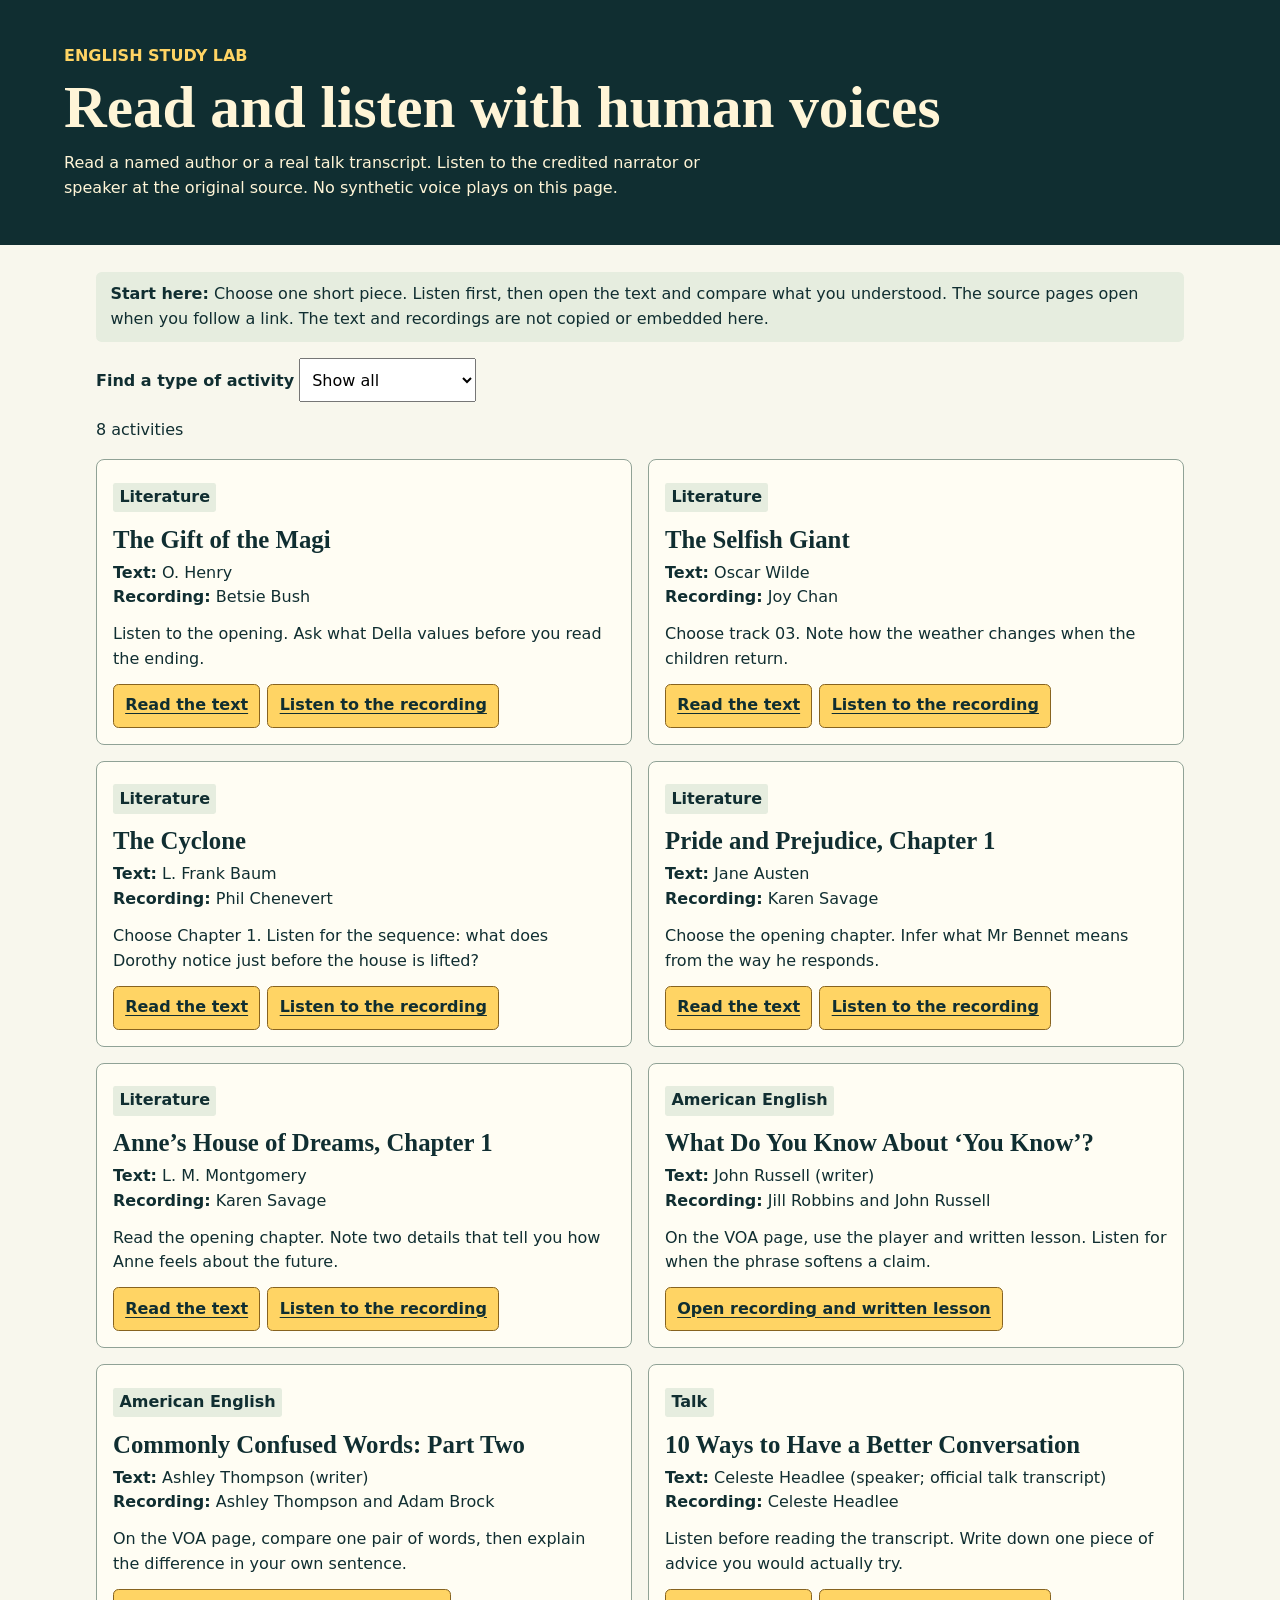
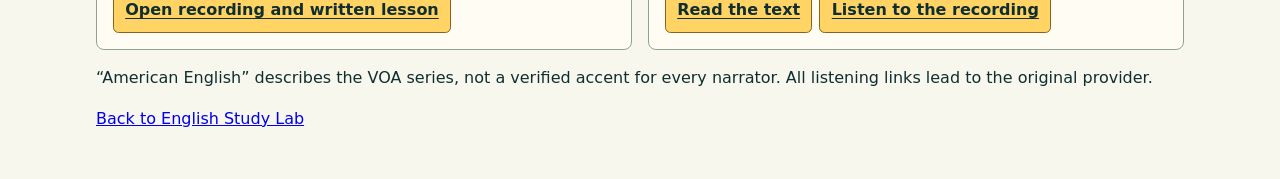
<file: book-overlay/human-reading/index.html>
<!doctype html><html lang="en"><meta charset="utf-8"><meta name="viewport" content="width=device-width,initial-scale=1"><title>English Study Lab | Read and listen with human voices</title>
<style>
*{box-sizing:border-box}:root{--ink:#102e31;--paper:#f8f7ed;--gold:#ffd464;--sage:#e6eddf;background:var(--paper);color:var(--ink);font:1rem/1.55 system-ui,sans-serif}body{margin:0}header{background:var(--ink);color:#fff5d7;padding:2.5rem max(1rem,5vw)}header p{max-width:64ch;margin:.25rem 0}header strong{color:var(--gold)}main{width:min(92vw,68rem);margin:1.7rem auto 3rem}h1,h2{font-family:Georgia,serif;line-height:1.15}h1{font-size:clamp(2rem,6vw,3.7rem);margin:.2rem 0 .65rem}h2{margin:.1rem 0 .4rem;font-size:1.55rem}.grid{display:grid;grid-template-columns:repeat(auto-fit,minmax(min(100%,25rem),1fr));gap:1rem}article{background:#fffdf3;border:1px solid #90a296;border-radius:.5rem;padding:1rem}article p{margin:.4rem 0 .75rem}.tag{display:inline-block;padding:.15rem .4rem;border-radius:.15rem;background:var(--sage);font-weight:700}.actions{display:flex;flex-wrap:wrap;gap:.45rem}.actions a{display:inline-flex;align-items:center;min-height:44px;border:1px solid #87631f;border-radius:.35rem;background:var(--gold);padding:.35rem .7rem;color:var(--ink);font-weight:750;text-underline-offset:.18em}a:focus-visible,select:focus-visible{outline:3px solid #8a5a09;outline-offset:3px}label{font-weight:700}select{min-height:44px;padding:.3rem .5rem;font:inherit}p.note{background:var(--sage);border-radius:.35rem;padding:.65rem .9rem}[hidden]{display:none!important}
</style><header><p><strong>ENGLISH STUDY LAB</strong></p><h1>Read and listen with human voices</h1><p>Read a named author or a real talk transcript. Listen to the credited narrator or speaker at the original source. No synthetic voice plays on this page.</p></header><main>
<p class="note"><strong>Start here:</strong> Choose one short piece. Listen first, then open the text and compare what you understood. The source pages open when you follow a link. The text and recordings are not copied or embedded here.</p>
<label for="type">Find a type of activity</label> <select id="type"><option value="">Show all</option><option>Literature</option><option>American English</option><option>Talk</option></select><p id="count" role="status">8 activities</p>
<div class="grid"><article data-group="Literature"><p class="tag">Literature</p><h2>The Gift of the Magi</h2><p><strong>Text:</strong> O. Henry<br><strong>Recording:</strong> Betsie Bush</p><p>Listen to the opening. Ask what Della values before you read the ending.</p><div class="actions"><a href="https://www.gutenberg.org/cache/epub/7256/pg7256-images.html">Read the text</a><a href="https://librivox.org/the-gift-of-the-magi-by-o-henry/">Listen to the recording</a></div></article><article data-group="Literature"><p class="tag">Literature</p><h2>The Selfish Giant</h2><p><strong>Text:</strong> Oscar Wilde<br><strong>Recording:</strong> Joy Chan</p><p>Choose track 03. Note how the weather changes when the children return.</p><div class="actions"><a href="https://www.gutenberg.org/cache/epub/902/pg902-images.html">Read the text</a><a href="https://librivox.org/the-happy-prince-and-other-tales-by-oscar-wilde/">Listen to the recording</a></div></article><article data-group="Literature"><p class="tag">Literature</p><h2>The Cyclone</h2><p><strong>Text:</strong> L. Frank Baum<br><strong>Recording:</strong> Phil Chenevert</p><p>Choose Chapter 1. Listen for the sequence: what does Dorothy notice just before the house is lifted?</p><div class="actions"><a href="https://www.gutenberg.org/cache/epub/55/pg55-images.html">Read the text</a><a href="https://librivox.org/the-wonderful-wizard-of-oz-solo-version-2-by-l-frank-baum/">Listen to the recording</a></div></article><article data-group="Literature"><p class="tag">Literature</p><h2>Pride and Prejudice, Chapter 1</h2><p><strong>Text:</strong> Jane Austen<br><strong>Recording:</strong> Karen Savage</p><p>Choose the opening chapter. Infer what Mr Bennet means from the way he responds.</p><div class="actions"><a href="https://www.gutenberg.org/cache/epub/1342/pg1342-images.html">Read the text</a><a href="https://librivox.org/pride-and-prejudice-by-jane-austen-2/">Listen to the recording</a></div></article><article data-group="Literature"><p class="tag">Literature</p><h2>Anne’s House of Dreams, Chapter 1</h2><p><strong>Text:</strong> L. M. Montgomery<br><strong>Recording:</strong> Karen Savage</p><p>Read the opening chapter. Note two details that tell you how Anne feels about the future.</p><div class="actions"><a href="https://www.gutenberg.org/cache/epub/544/pg544-images.html">Read the text</a><a href="https://librivox.org/annes-house-of-dreams-by-lucy-maud-montgomery-version-2/">Listen to the recording</a></div></article><article data-group="American English"><p class="tag">American English</p><h2>What Do You Know About ‘You Know’?</h2><p><strong>Text:</strong> John Russell (writer)<br><strong>Recording:</strong> Jill Robbins and John Russell</p><p>On the VOA page, use the player and written lesson. Listen for when the phrase softens a claim.</p><div class="actions"><a href="https://learningenglish.voanews.com/a/everyday-grammar-you-know/4162343.html">Open recording and written lesson</a></div></article><article data-group="American English"><p class="tag">American English</p><h2>Commonly Confused Words: Part Two</h2><p><strong>Text:</strong> Ashley Thompson (writer)<br><strong>Recording:</strong> Ashley Thompson and Adam Brock</p><p>On the VOA page, compare one pair of words, then explain the difference in your own sentence.</p><div class="actions"><a href="https://learningenglish.voanews.com/a/everyday-grammar-commonly-confused-words-part-two/3307049.html">Open recording and written lesson</a></div></article><article data-group="Talk"><p class="tag">Talk</p><h2>10 Ways to Have a Better Conversation</h2><p><strong>Text:</strong> Celeste Headlee (speaker; official talk transcript)<br><strong>Recording:</strong> Celeste Headlee</p><p>Listen before reading the transcript. Write down one piece of advice you would actually try.</p><div class="actions"><a href="https://www.ted.com/talks/celeste_headlee_10_ways_to_have_a_better_conversation?view=transcript">Read the text</a><a href="https://www.ted.com/talks/celeste_headlee_10_ways_to_have_a_better_conversation">Listen to the recording</a></div></article></div><p>“American English” describes the VOA series, not a verified accent for every narrator. All listening links lead to the original provider.</p><p><a href="../">Back to English Study Lab</a></p></main>
<script>
const s=document.getElementById('type'), cards=[...document.querySelectorAll('[data-group]')];
s.addEventListener('change',()=>{let n=0;for(const c of cards){c.hidden=!!s.value&&c.dataset.group!==s.value;if(!c.hidden)n++;}document.getElementById('count').textContent=n+(n===1?' activity':' activities');});
</script></html>
</file>
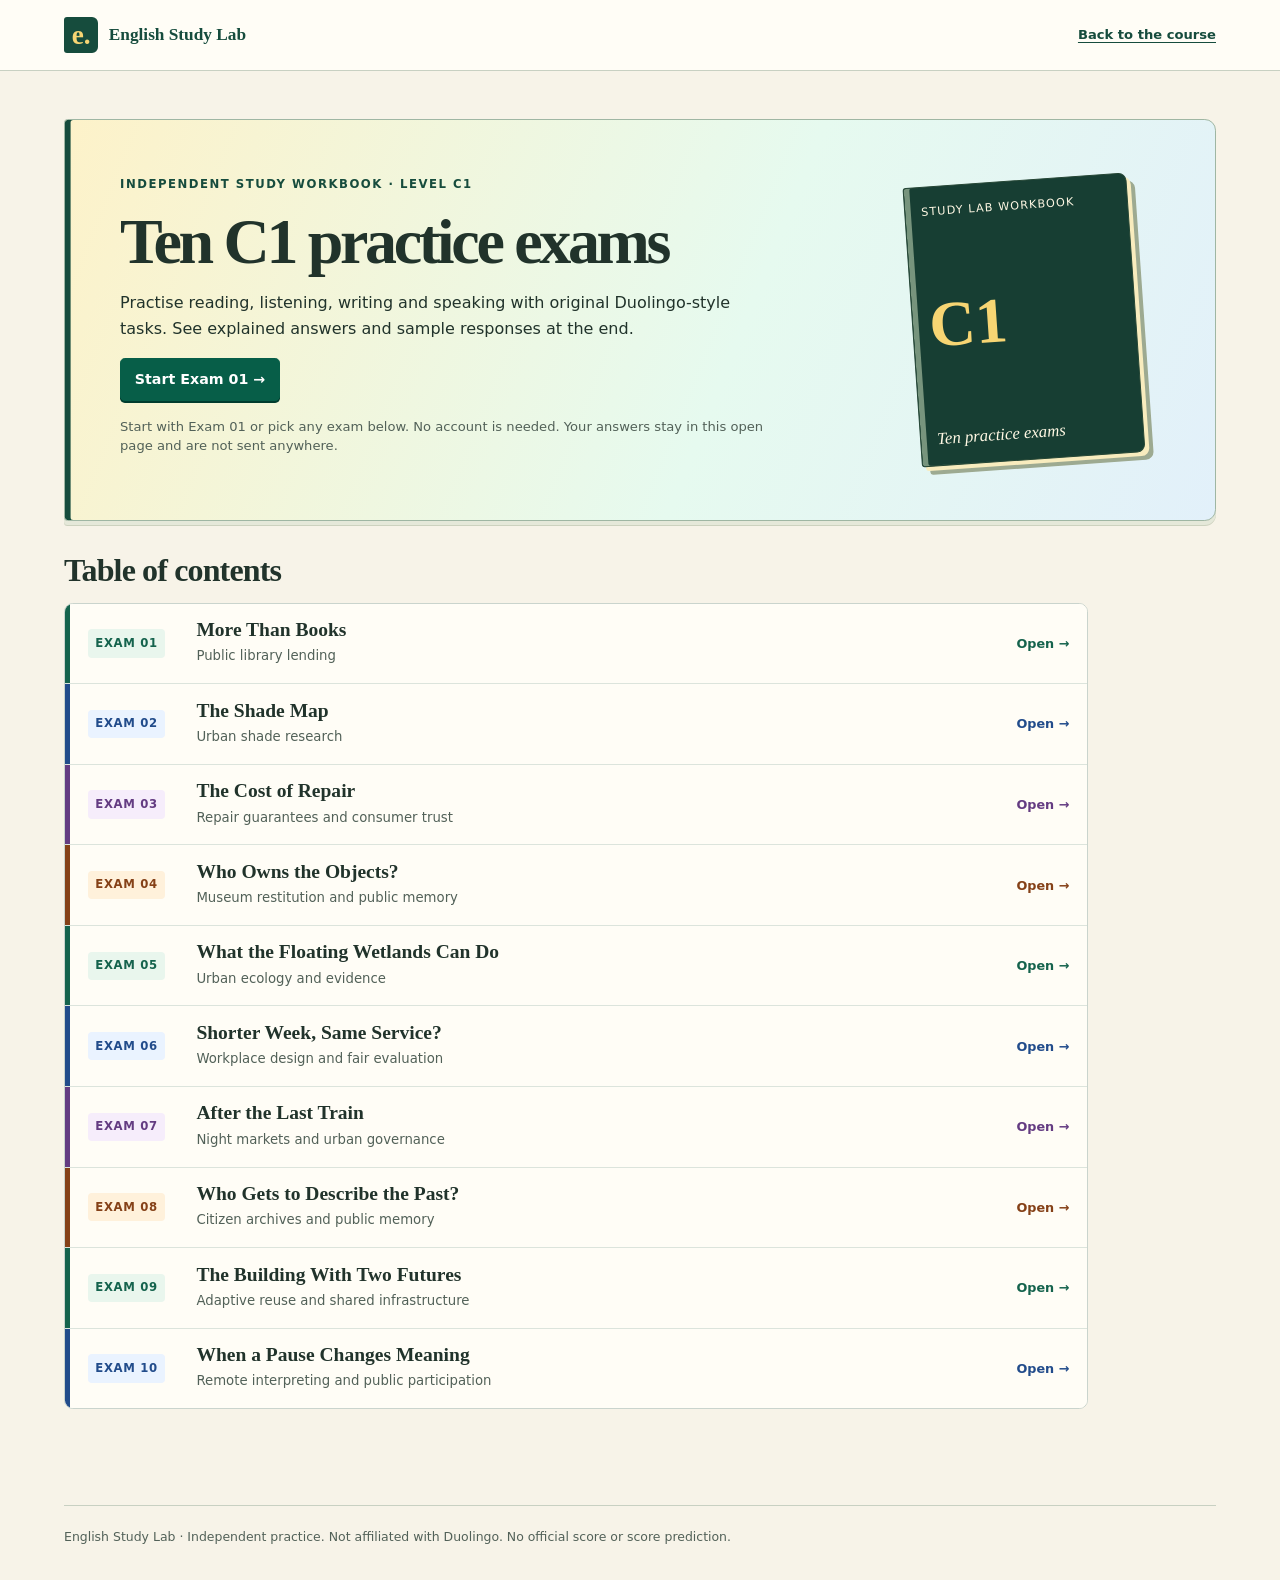
<file: book-overlay/practice/index.html>
<!doctype html>
<html lang="en">
<head>
  <meta charset="utf-8">
  <meta name="viewport" content="width=device-width, initial-scale=1">
  <meta name="color-scheme" content="light">
  <meta name="theme-color" content="#173e33">
  <meta name="description" content="Ten original C1 English practice exams with explained answers and writing and speaking models.">
  <title>C1 Practice Exams | English Study Lab</title>
  <link rel="stylesheet" href="./practice.css">
  <script defer src="./practice.js"></script>
</head>
<body>
  <a class="skip" href="#main">Skip to content</a>
  <header class="masthead">
    <div class="wrap masthead-inner">
      <a class="brand" href="../"><span class="mark" aria-hidden="true">e.</span> English Study Lab</a>
      <a class="home" href="../">Back to the course</a>
    </div>
  </header>
  <main id="main" class="wrap" tabindex="-1">
    <div id="app"><p role="status">Loading practice exams…</p></div>
    <noscript><p>Enable JavaScript to open and score the practice exams.</p></noscript>
  </main>
  <footer class="wrap site-footer">English Study Lab · Independent practice. Not affiliated with Duolingo. No official score or score prediction.</footer>
</body>
</html>
</file>
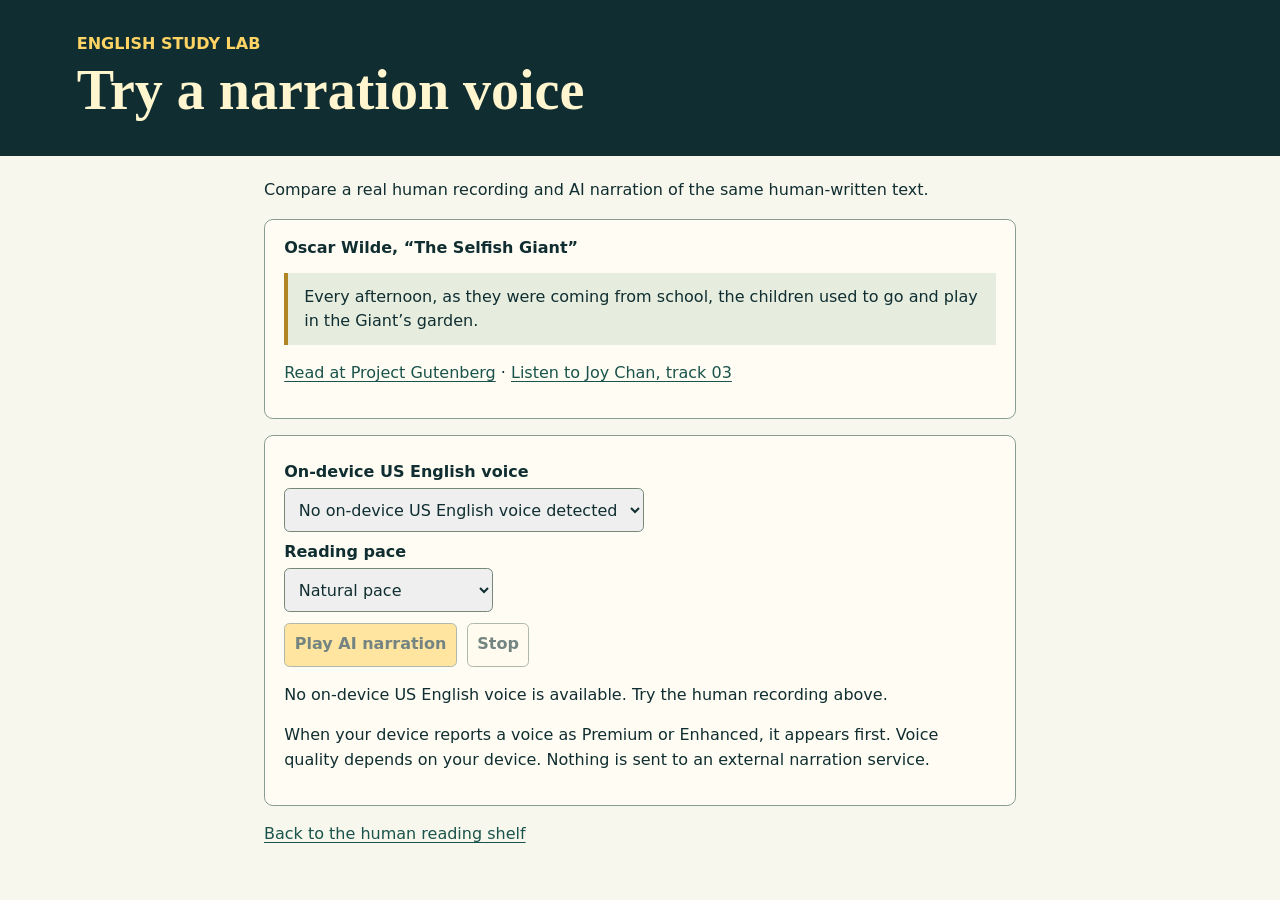
<file: book-overlay/human-reading/voice/index.html>
<!doctype html>
<html lang="en"><meta charset="utf-8"><meta name="viewport" content="width=device-width,initial-scale=1">
<title>English Study Lab | Try a narration voice</title>
<style>
*{box-sizing:border-box}:root{background:#f8f7ed;color:#102e31;font:1rem/1.55 system-ui,sans-serif}body{margin:0}header{background:#102e31;color:#fff5ce;padding:2rem max(1rem,6vw)}h1{font:700 clamp(2.15rem,6vw,3.5rem)/1.08 Georgia,serif;margin:.2rem 0}header p{color:#ffd464;font-weight:700;margin:0}main{width:min(92vw,47rem);margin:1.4rem auto 3rem}section{border:1px solid #879d91;border-radius:.55rem;background:#fffdf3;padding:1rem 1.2rem;margin:1rem 0}blockquote{margin:.8rem 0;padding:.7rem 1rem;background:#e6eddf;border-left:4px solid #b08525}label{display:block;margin:.5rem 0 .2rem;font-weight:700}select,button{font:inherit;color:#102e31;border-radius:.35rem;border:1px solid #74897a;min-height:44px;padding:.35rem .6rem;max-width:100%}button{background:#ffd464;font-weight:700}button+button{background:#fffbec}button:disabled{opacity:.58}a{color:#19534b;text-underline-offset:.2em}:focus-visible{outline:3px solid #895900;outline-offset:4px}.row{display:flex;gap:.6rem;flex-wrap:wrap;margin:.65rem 0}
</style>
<header><p>ENGLISH STUDY LAB</p><h1>Try a narration voice</h1></header>
<main>
<p>Compare a real human recording and AI narration of the same human-written text.</p>
<section aria-label="Reading">
<strong>Oscar Wilde, “The Selfish Giant”</strong>
<blockquote>Every afternoon, as they were coming from school, the children used to go and play in the Giant’s garden.</blockquote>
<p><a href="https://www.gutenberg.org/cache/epub/902/pg902-images.html">Read at Project Gutenberg</a> · <a href="https://librivox.org/the-happy-prince-and-other-tales-by-oscar-wilde/">Listen to Joy Chan, track 03</a></p>
</section>
<section aria-label="AI narration">
<label for="voice">On-device US English voice</label>
<select id="voice"><option value="">Checking installed voices…</option></select>
<label for="pace">Reading pace</label><select id="pace"><option value="0.94">Natural pace</option><option value="0.84">Slower practice pace</option></select>
<div class="row"><button id="play" type="button" disabled>Play AI narration</button><button id="stop" type="button" disabled>Stop</button></div>
<p id="status" role="status">Checking for installed US English voices. Names are shown as your device provides them.</p>
<p>When your device reports a voice as Premium or Enhanced, it appears first. Voice quality depends on your device. Nothing is sent to an external narration service.</p>
</section><p><a href="../">Back to the human reading shelf</a></p></main>
<script>
(() => {
const ss=window.speechSynthesis, by=id=>document.getElementById(id), dropdown=by('voice'), play=by('play'), stop=by('stop'), status=by('status');
const passage='Every afternoon, as they were coming from school, the children used to go and play in the Giant’s garden.';
let voices=[], serial=0, current;
const priority = name => /premium|enhanced|natural|neural|studio/i.test(name) ? 1 : 0;
function refresh(){
 const old=dropdown.value;voices=ss?.getVoices().filter(v=>v.localService && /^en[-_]US$/i.test(v.lang)).sort((a,b)=>priority(b.name)-priority(a.name)||a.name.localeCompare(b.name))??[];
 dropdown.replaceChildren();
 if(!voices.length){dropdown.add(new Option('No on-device US English voice detected',''));play.disabled=true;status.textContent='No on-device US English voice is available. Try the human recording above.';return;}
 for(const v of voices)dropdown.add(new Option(v.name,v.voiceURI));
 if(voices.some(v=>v.voiceURI===old))dropdown.value=old;
 play.disabled=false;status.textContent='Choose a voice, then select Play. No voice starts automatically.';
}
play.addEventListener('click',()=>{
 const v=voices.find(o=>o.voiceURI===dropdown.value); if(!v)return;
 const id=++serial; ss.cancel();
 current=new SpeechSynthesisUtterance(passage);current.voice=v;current.lang='en-US';current.rate=Number(by('pace').value);
 current.onstart=()=>{if(id===serial){status.textContent='Playing AI narration: '+v.name;stop.disabled=false;}};
 current.onend=()=>{if(id===serial){status.textContent='Finished.';stop.disabled=true;}};
 current.onerror=()=>{if(id===serial){status.textContent='This voice could not play. Choose another voice or the human recording.';stop.disabled=true;}};
 ss.speak(current);
});
stop.addEventListener('click',()=>{serial++;ss.cancel();stop.disabled=true;status.textContent='Stopped.';});
if(ss)ss.addEventListener('voiceschanged',refresh);
refresh();
})()
</script></html>
</file>
<file: book-overlay/practice/practice.css>
:root{color-scheme:light;--ink:#21332b;--pine:#164c3d;--deep:#173e33;--muted:#526158;--paper:#f7f3e8;--blank:#fffdf6;--rule:#c8d0c2;--gold:#f7d573;--accent:#deeadc;--red:#822c2c;--serif:Georgia,"Times New Roman",serif;font:1rem/1.65 system-ui,-apple-system,"Segoe UI",sans-serif;color:var(--ink);background:var(--paper)}*{box-sizing:border-box}
body{margin:0;min-width:0}a{color:var(--pine)}button,input,select,textarea{font:inherit}button{cursor:pointer}button:disabled{cursor:not-allowed;opacity:.55}button,a,input,select,textarea{touch-action:manipulation}
:focus-visible{outline:3px solid #227657;outline-offset:3px}.skip{position:absolute;left:1rem;top:-10rem;z-index:10;background:var(--blank);padding:.5rem}.skip:focus{top:.5rem}
.wrap{width:min(100% - 2rem,72rem);margin-inline:auto}.masthead{background:var(--blank);border-bottom:1px solid var(--rule)}.masthead-inner{min-height:4.4rem;display:flex;align-items:center;justify-content:space-between;gap:1rem}.brand{font:700 1.08rem var(--serif);display:flex;gap:.65rem;align-items:center;text-decoration:none}.mark{display:grid;place-items:center;border-radius:3px 6px 6px 3px;background:var(--pine);color:var(--gold);width:2.15rem;height:2.25rem;font:700 1.7rem/1 var(--serif)}.home{font-size:.82rem;font-weight:650;text-underline-offset:.2rem}.site-footer{padding:1.3rem 0 2rem;font-size:.78rem;color:var(--muted);border-top:1px solid var(--rule);margin-top:3rem}
#main{min-height:55vh;padding-block:clamp(1.4rem,4vw,3rem)}h1,h2,h3{font-family:var(--serif);line-height:1.12;margin:0 0 .75rem;overflow-wrap:anywhere}h1{font-size:clamp(2rem,5vw,4.5rem);letter-spacing:-.052em}h2{font-size:clamp(1.35rem,3vw,2rem);letter-spacing:-.027em}h3{font-size:1.16rem}p{margin:.4rem 0 .9rem;overflow-wrap:anywhere}.eyebrow{font-size:.73rem;font-weight:800;letter-spacing:.13em;text-transform:uppercase;color:var(--pine);display:block;margin-bottom:.7rem}
.hero{display:grid;grid-template-columns:1fr minmax(9rem,17rem);gap:2rem;align-items:center;padding:clamp(1.4rem,4.3vw,4rem);border:1px solid #9fb6a3;border-radius:.22rem .7rem .7rem .22rem;background:linear-gradient(105deg,#eeefdc,#e5ecda);box-shadow:inset .35rem 0 var(--pine),0 4px #e5e8d9,0 5px #cdd2bf}
.hero p{max-width:41rem}.cover{align-self:center;justify-self:center;width:min(100%,14rem);aspect-ratio:4/5;display:grid;align-content:space-between;padding:1rem;border:1px solid #254635;border-radius:.2rem .5rem .5rem .2rem;background:var(--deep);color:#fff8e4;box-shadow:inset .35rem 0 #77947d,4px 4px #f8ecbe,8px 8px #9daa91;transform:rotate(-4deg)}.cover strong{font:700 clamp(2rem,5vw,4rem)/1 var(--serif);color:var(--gold)}.cover span{font-size:.7rem;letter-spacing:.1em;text-transform:uppercase}.cover em{font:italic 1.05rem var(--serif)}
.directory-title{margin:2rem 0 .85rem}.directory{display:grid;grid-template-columns:repeat(3,minmax(0,1fr));gap:.85rem}.exam-card{display:grid;position:relative;gap:.35rem;align-content:start;min-width:0;padding:1.1rem 1.15rem;border:1px solid var(--rule);border-left:4px solid #59967f;border-radius:4px;background:var(--blank);text-decoration:none;color:var(--ink)}.exam-card:hover{background:#f3f5e9;border-color:#769480}.exam-card strong{display:block;font:700 1.22rem/1.25 var(--serif);overflow-wrap:anywhere}.exam-card small{font-size:.83rem;color:var(--muted);overflow-wrap:anywhere}.exam-card .eyebrow{margin:0}.card-open{font-size:.8rem;color:var(--pine);font-weight:700;margin-top:.35rem}.card-open::after{content:" →"}
.toplink{display:inline-block;margin-bottom:.8rem;font-size:.85rem;font-weight:700;text-decoration:none}.toplink:hover{text-decoration:underline}.exam-head{border-bottom:1px solid var(--rule);padding-bottom:.8rem;margin-bottom:1rem}.exam-head h1{font-size:clamp(1.9rem,4vw,3.7rem)}.exam-head .eyebrow{margin-bottom:.4rem}.theme,.muted{color:var(--muted)}.workspace{display:grid;grid-template-columns:13.5rem minmax(0,1fr);align-items:start;gap:1.15rem}.steps{padding:.6rem;background:#edf0e1;border:1px solid var(--rule);border-radius:.4rem;display:grid;gap:.35rem}.steps button{display:flex;align-items:center;gap:.6rem;text-align:left;min-height:2.7rem;padding:.45rem .6rem;border:1px solid transparent;border-radius:.3rem;background:transparent;color:var(--ink);font-weight:670;font-size:.87rem;line-height:1.2}.steps button:hover{background:var(--blank)}.steps button[aria-current="step"]{background:var(--pine);color:#fffdf3}.step-no{font-size:.71rem;min-width:1.2rem;opacity:.85}.progress-line{display:flex;justify-content:space-between;align-items:center;gap:.7rem;font-size:.82rem;font-weight:700;flex-wrap:wrap;margin:.15rem 0 .55rem}.progress-line progress{height:.58rem;width:min(100%,13rem);accent-color:var(--pine)}
.sheet{min-width:0;padding:clamp(1rem,3vw,2rem);background:var(--blank);border:1px solid var(--rule);border-radius:.4rem;box-shadow:0 2px #e7e6d8}.sheet h2{margin-top:.15rem}.instructions{color:var(--muted);max-width:48rem}.question{padding-block:1.05rem;margin:0;border:0;border-top:1px solid #dbe0d4;min-width:0;overflow-wrap:anywhere}.question legend{font-weight:700;float:left;width:100%;padding:0 0 .6rem}.question legend+*{clear:both}.options{display:grid;gap:.35rem}.vocab .options{display:flex;flex-wrap:wrap;gap:.4rem}.option{display:flex;align-items:flex-start;gap:.6rem;padding:.45rem .65rem;border:1px solid #dce2d7;border-radius:.23rem;background:#fdfbf3;cursor:pointer;line-height:1.4;min-height:2.7rem}.option:hover{border-color:#85a893}.option:has(input:checked){border-color:#719d83;background:#e8f0e3}.option input{accent-color:var(--pine);flex:none;margin:.2rem 0 0}.option span{min-width:0;overflow-wrap:anywhere}.word{font-family:var(--serif);font-size:1.15rem}.input,.draft,.rubric select{min-height:2.7rem;max-width:100%;border:1px solid #90a495;border-radius:.25rem;padding:.45rem .65rem;background:#fffefa;color:var(--ink)}.input{width:min(100%,22rem);display:block}.draft{width:100%;min-height:9rem;display:block;resize:vertical}.writing-label{display:block;font-weight:650;margin:.9rem 0 .3rem}.passage,.transcript,.model-content{padding:1rem 1.05rem;background:#f1f3e8;border-left:3px solid #779b87;margin:.8rem 0 1.1rem}.passage p,.transcript p,.model-content p{white-space:pre-wrap}.passage p:last-child,.transcript p:last-child,.model-content p:last-child{margin-bottom:0}
.actions{display:flex;flex-wrap:wrap;gap:.5rem;align-items:center;margin:1rem 0}.btn{display:inline-flex;justify-content:center;align-items:center;min-height:2.65rem;padding:.46rem .86rem;border:1px solid var(--pine);border-radius:.3rem;background:var(--pine);color:#fff;font-weight:700;font-size:.89rem;line-height:1.28;text-align:center;text-decoration:none}.btn:hover:not(:disabled){background:var(--deep)}.btn.secondary{color:var(--pine);background:transparent;border-color:#9caf9f}.btn.secondary:hover:not(:disabled){background:var(--accent)}.next-row{display:flex;justify-content:space-between;gap:.75rem;border-top:1px solid var(--rule);padding-top:.85rem;margin-top:1rem}.notice{font-size:.82rem;color:var(--muted);margin:.65rem 0;line-height:1.45}.status{font-size:.85rem;min-height:1.35rem;margin:.3rem 0}.rubric{display:grid;gap:.7rem;margin:1.25rem 0 .7rem}.rubric-row{display:grid;grid-template-columns:minmax(0,1fr) minmax(8rem,14rem);align-items:center;gap:.5rem}.rubric-row label{font-weight:650}.rubric-row select{width:100%}.model{margin:1.05rem 0}.model summary{cursor:pointer;color:var(--pine);font-weight:760}.timer{font-variant-numeric:tabular-nums;font-weight:760}.scores{display:grid;grid-template-columns:repeat(3,minmax(0,1fr));gap:.6rem;margin:1rem 0}.score{min-width:0;padding:.65rem .75rem;border:1px solid var(--rule);border-radius:.35rem;background:#eef1e4;font-size:.83rem}.score strong{display:block;font:700 1.95rem/1.15 var(--serif);color:var(--pine)}.review-group{margin:1rem 0;border-top:1px solid var(--rule);padding-top:1rem}.review-group ol{padding-inline-start:1.4rem}.review-group li{margin-bottom:1rem;overflow-wrap:anywhere}.review-group li p{margin:.2rem 0}.result-state{font-size:.8rem;font-weight:750}.right{color:#165a43}.wrong{color:var(--red)}.result-prompt{font-weight:740}.count{color:var(--muted);font-size:.835rem}.alert{border:1px solid #c4988c;padding:1rem;border-radius:.3rem;background:#fff6e9}
@media(max-width:52rem){.directory{grid-template-columns:repeat(2,minmax(0,1fr))}.workspace{grid-template-columns:1fr;gap:.7rem}.steps{grid-template-columns:repeat(4,minmax(0,1fr));gap:.3rem}.steps button{font-size:.77rem;min-height:2.25rem}.hero{gap:1.15rem;grid-template-columns:1fr 8rem}}
@media(max-width:32rem){.directory{grid-template-columns:1fr}.hero{grid-template-columns:1fr}.cover{display:none}.steps{grid-template-columns:repeat(2,minmax(0,1fr))}.scores{grid-template-columns:1fr}.rubric-row{grid-template-columns:1fr}.next-row{flex-wrap:wrap}.progress-line progress{width:100%}.masthead-inner{gap:.55rem}.home{text-align:right;font-size:.73rem}}
/* Visual explanations retain text labels at every breakpoint. */
.score progress {display:block;accent-color:var(--pine);width:100%;height:.58rem;margin-top:.5rem}
.answer-flow {display:grid;grid-template-columns:repeat(2,minmax(0,1fr));gap:.45rem;margin:.55rem 0 1.3rem}
.answer-flow>div {padding:.6rem .72rem;border:1px solid var(--rule);border-radius:.3rem;background:#f6f3e9;min-width:0}
.answer-flow>.correct-answer {background:#e7eee0;border-color:#b4c4b0}
.answer-flow>.reason {grid-column:1/-1;border-left:3px solid #62876f;background:#edf0e6}
.answer-flow dt {font-size:.7rem;letter-spacing:.08em;text-transform:uppercase;color:var(--pine);font-weight:800}
.answer-flow dd {margin:.15rem 0 0;font-size:.9rem;overflow-wrap:anywhere}
.model h3 {margin:.8rem 0 .5rem}
.model-path {counter-reset:stage;display:grid;grid-template-columns:repeat(3,minmax(0,1fr));gap:.5rem;padding:0;margin:.45rem 0 .85rem;list-style:none}
.model-path li {counter-increment:stage;min-width:0;position:relative;border-top:3px solid #749581;border-radius:.2rem;padding:.55rem .6rem;background:#e8eee2}
.model-path li::before {content:counter(stage,decimal-leading-zero);display:block;font-size:.68rem;color:var(--pine);letter-spacing:.09em;font-weight:800;margin-bottom:.1rem}
.model-path li span,.model-path li strong {display:block;overflow-wrap:anywhere}
.model-path li span {font-size:.79rem;line-height:1.4;color:var(--muted)}
@media(max-width:29rem){.answer-flow,.model-path{grid-template-columns:1fr}}

/* Book contents, colour-coded section tabs and visual feedback. */
.hero{background:linear-gradient(112deg,#fdf2c9 0%,#e6faef 58%,#e2f0fa 100%)}
.hero .btn:first-child{background:#075e48;border-color:#075e48;box-shadow:0 2px #003c2e}
.hero .btn:first-child:hover{background:#064b3c}
.directory{display:block;max-width:64rem;margin:0;padding:0;list-style:none;border:1px solid #cad4cd;border-radius:.55rem;overflow:hidden;background:#fffdf7}
.directory li{--chapter:#15634d;--chapter-wash:#e9f6ed}
.directory li:nth-child(4n+2){--chapter:#224c8b;--chapter-wash:#eaf3ff}
.directory li:nth-child(4n+3){--chapter:#643c82;--chapter-wash:#f6edfb}
.directory li:nth-child(4n+4){--chapter:#854118;--chapter-wash:#fff1db}
.directory li+li{border-top:1px solid #dce4dc}
.exam-card{grid-template-columns:6rem minmax(0,1fr) auto;gap:.8rem;align-items:center;border:0;border-left:5px solid var(--chapter);border-radius:0;padding:.9rem 1.1rem}
.exam-card .eyebrow{justify-self:start;padding:.28rem .48rem;border-radius:.25rem;background:var(--chapter-wash);color:var(--chapter);letter-spacing:.055em;white-space:nowrap}
.exam-card .chapter-title{min-width:0}.exam-card .card-open{color:var(--chapter);margin:0;white-space:nowrap}
.exam-card:hover,.exam-card:focus-visible{background:var(--chapter-wash)}
.steps button:nth-child(1),.sheet[data-step="1"]{--unit:#147153;--unit-pale:#e2f5e9}
.steps button:nth-child(2),.sheet[data-step="2"]{--unit:#126078;--unit-pale:#e2f6fa}
.steps button:nth-child(3),.sheet[data-step="3"]{--unit:#2354a0;--unit-pale:#e8f0ff}
.steps button:nth-child(4),.sheet[data-step="4"]{--unit:#6a408f;--unit-pale:#f4ecfe}
.steps button:nth-child(5),.sheet[data-step="5"]{--unit:#8a4115;--unit-pale:#ffefda}
.steps button:nth-child(6),.sheet[data-step="6"]{--unit:#8b3358;--unit-pale:#fceaf2}
.steps button:nth-child(7),.sheet[data-step="7"]{--unit:#394e62;--unit-pale:#e9f2fa}
.steps button{background:var(--unit-pale);color:var(--unit);border-left:3px solid var(--unit)}
.steps button[aria-current="step"]{background:var(--unit);color:white}
.sheet{border-top:5px solid var(--unit)}
.sheet h2{color:var(--unit)}
.sheet .passage,.sheet .transcript{background:var(--unit-pale);border-left-color:var(--unit)}
.score:nth-child(1){background:#e5f5ec}.score:nth-child(2){background:#eaf1ff}.score:nth-child(3){background:#f5eaff}
.score:nth-child(2) progress{accent-color:#2354a0}.score:nth-child(3) progress{accent-color:#6a408f}
.answer-flow>div:first-child{background:#f4edfc}.answer-flow>.correct-answer{background:#def5e8}.answer-flow>.reason{background:#fff4d9;border-left-color:#a8691a}
.model-path li:nth-child(2){background:#e8f2ff;border-top-color:#2354a0}.model-path li:nth-child(3){background:#fff1d9;border-top-color:#8a4115}
@media(max-width:32rem){.exam-card{grid-template-columns:4.7rem minmax(0,1fr) auto;gap:.4rem;padding:.7rem .55rem}.exam-card .eyebrow{font-size:.61rem}.exam-card strong{font-size:1rem}.exam-card small,.card-open{font-size:.72rem}}
</file>
